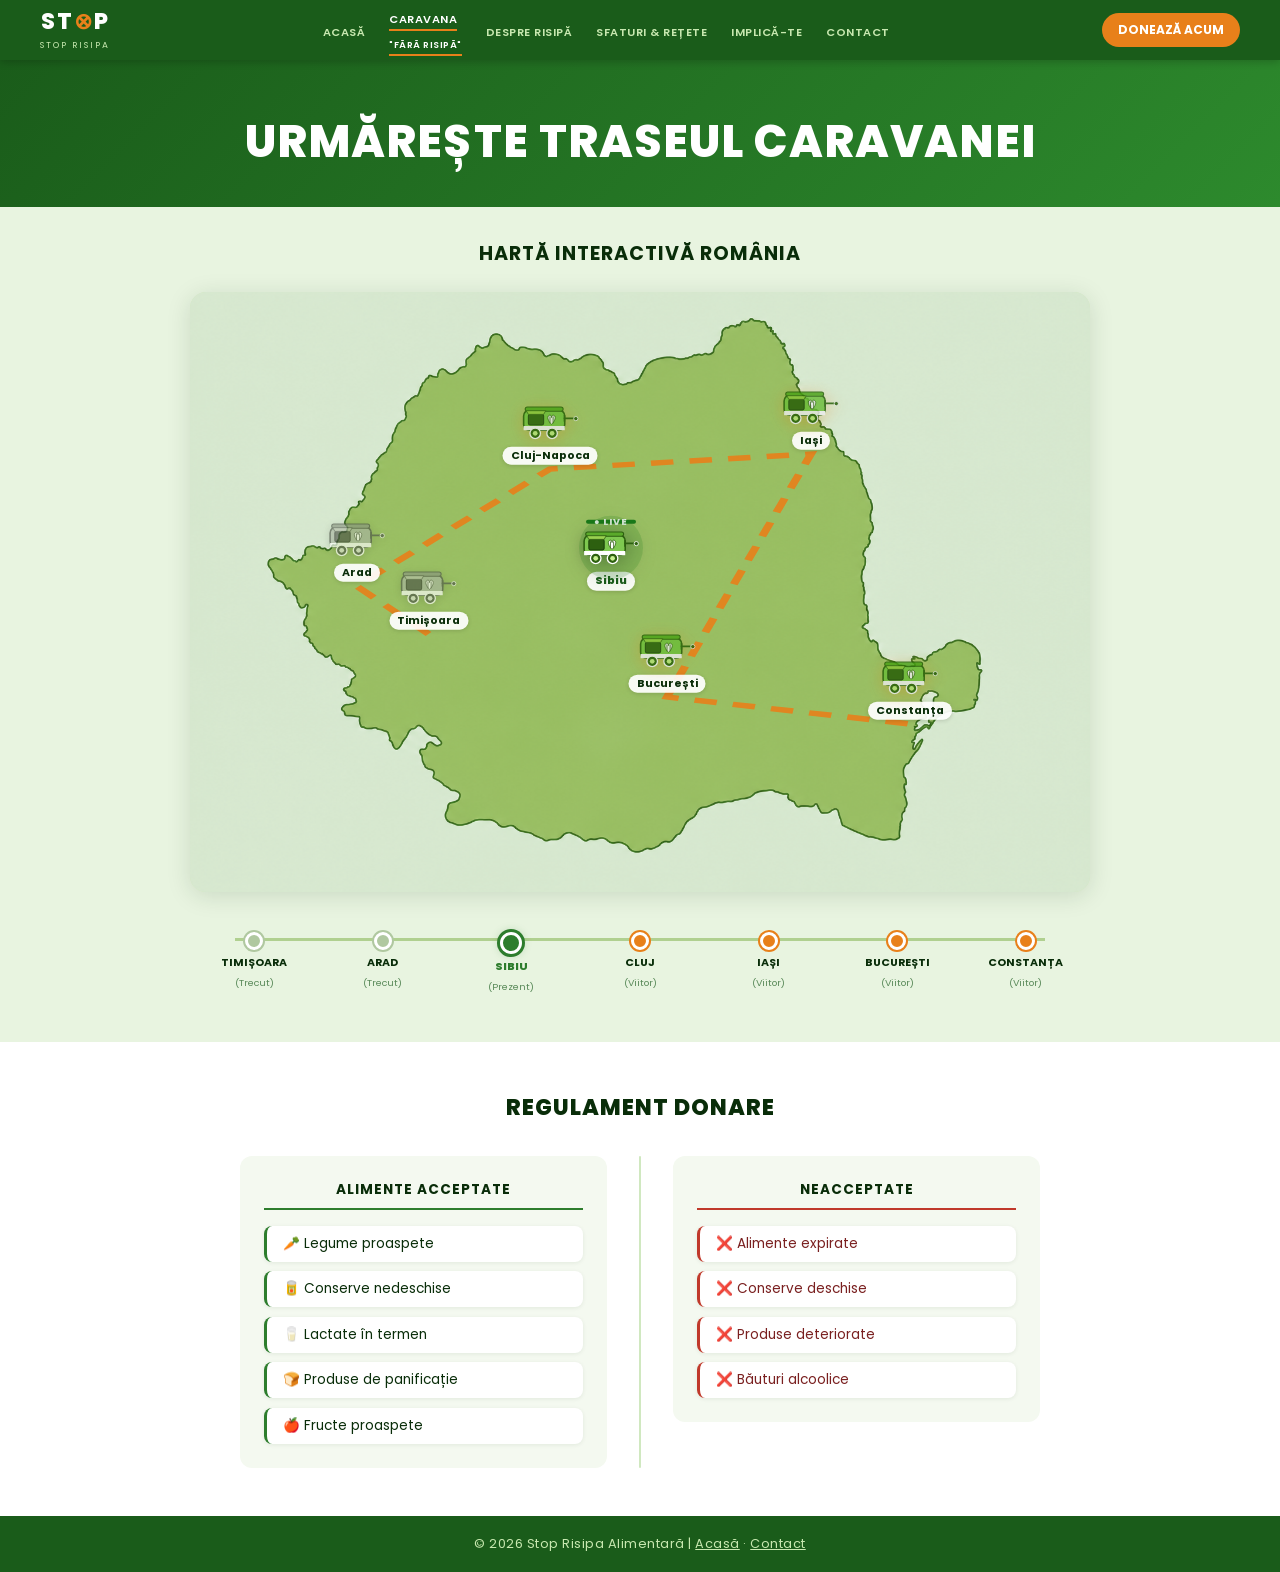
<file: index.html>
<!DOCTYPE html>
<html lang="ro">
<head>
  <meta charset="UTF-8">
  <meta name="viewport" content="width=device-width, initial-scale=1.0">
  <title>Stop Risipa Alimentară - Caravana</title>
  <link rel="stylesheet" href="style.css">
  <link href="https://fonts.googleapis.com/css2?family=Poppins:wght@400;600;700;800&display=swap" rel="stylesheet">
</head>
<body>

  <nav class="navbar">
    <div class="nav-container">
      <a href="acasa.html" class="logo" style="text-decoration:none;color:inherit;display:flex;align-items:center;gap:8px;">
        <span class="logo-stop">ST<span class="o-icon">⊗</span>P</span>
        <span class="logo-sub">STOP RISIPA</span>
      </a>
      <ul class="nav-links">
        <li><a href="acasa.html">ACASĂ</a></li>
        <li><a href="index.html" class="active">CARAVANA<br><small>"FĂRĂ RISIPĂ"</small></a></li>
        <li><a href="despre.html">DESPRE RISIPĂ</a></li>
        <li><a href="sfaturi.html">SFATURI &amp; REȚETE</a></li>
        <li><a href="implica-te.html">IMPLICĂ-TE</a></li>
        <li><a href="contact.html">CONTACT</a></li>
      </ul>
      <a href="contact.html" class="btn-donate">DONEAZĂ ACUM</a>
    </div>
  </nav>

  <section class="hero-caravana">
    <h1>URMĂREȘTE TRASEUL CARAVANEI</h1>
  </section>

  <section class="harta-section">
    <h2>HARTĂ INTERACTIVĂ ROMÂNIA</h2>
    <div class="harta-wrapper">
      <div class="harta-container">

        <img src="image.png" class="romania-img" alt="Harta Romania" id="romania-img" />

        <svg class="route-overlay" viewBox="0 0 100 100" preserveAspectRatio="none" xmlns="http://www.w3.org/2000/svg">
          <polyline points="26.5,57.0 18.5,49.0 40.0,29.5 69.0,27.0 53.0,67.5 80.0,72.0"
            fill="none" stroke="#e8801a" stroke-width="0.9"
            stroke-dasharray="2.5,1.8" opacity="0.9"/>
        </svg>

        <!-- TIMISOARA -->
        <div class="city-pin past" style="left:26.5%;top:57.0%;">
          <div class="caravan-wrap grayscale"><svg viewBox="0 0 110 72" xmlns="http://www.w3.org/2000/svg"><rect x="4" y="16" width="78" height="38" rx="11" fill="#7ec850" stroke="#2d6010" stroke-width="3"/><rect x="7" y="10" width="72" height="8" rx="4" fill="#5aaa2a" stroke="#2d6010" stroke-width="2"/><rect x="13" y="24" width="29" height="20" rx="3" fill="#2d6010" stroke="#1a400a" stroke-width="2"/><polygon points="13,24 42,24 46,17 9,17" fill="#9ad050" stroke="#2d6010" stroke-width="1.5"/><path d="M64,30 C64,25 57,23 57,30 C57,23 50,25 50,30 C50,37 57,43 57,43 C57,43 64,37 64,30Z" fill="white" stroke="#2d6010" stroke-width="1.5"/><line x1="54" y1="28" x2="54" y2="41" stroke="#2d6010" stroke-width="1.5"/><line x1="60" y1="28" x2="60" y2="41" stroke="#2d6010" stroke-width="1.5"/><rect x="4" y="46" width="78" height="8" fill="white"/><rect x="80" y="30" width="22" height="3" rx="1" fill="#2d6010"/><rect x="80" y="25" width="3" height="13" rx="1" fill="#2d6010"/><circle cx="103" cy="32" r="4" fill="#2d6010" stroke="white" stroke-width="1.5"/><circle cx="26" cy="60" r="10" fill="#2d6010" stroke="white" stroke-width="2.5"/><circle cx="26" cy="60" r="4.5" fill="#c8f090"/><circle cx="58" cy="60" r="10" fill="#2d6010" stroke="white" stroke-width="2.5"/><circle cx="58" cy="60" r="4.5" fill="#c8f090"/></svg></div>
          <span class="pin-label">Timișoara</span>
          <div class="pin-tooltip"><div class="tt-status past-color">✅ Stop finalizat</div><div class="tt-city">Timișoara</div><div class="tt-row">📅 <b>Data:</b> 1-5 Mai</div><div class="tt-row">🕙 <b>Ora:</b> 10:00–14:00</div><div class="tt-desc">Stop finalizat cu succes! 320 kg alimente donate.</div></div>
        </div>

        <!-- ARAD -->
        <div class="city-pin past" style="left:18.5%;top:49.0%;">
          <div class="caravan-wrap grayscale"><svg viewBox="0 0 110 72" xmlns="http://www.w3.org/2000/svg"><rect x="4" y="16" width="78" height="38" rx="11" fill="#7ec850" stroke="#2d6010" stroke-width="3"/><rect x="7" y="10" width="72" height="8" rx="4" fill="#5aaa2a" stroke="#2d6010" stroke-width="2"/><rect x="13" y="24" width="29" height="20" rx="3" fill="#2d6010" stroke="#1a400a" stroke-width="2"/><polygon points="13,24 42,24 46,17 9,17" fill="#9ad050" stroke="#2d6010" stroke-width="1.5"/><path d="M64,30 C64,25 57,23 57,30 C57,23 50,25 50,30 C50,37 57,43 57,43 C57,43 64,37 64,30Z" fill="white" stroke="#2d6010" stroke-width="1.5"/><line x1="54" y1="28" x2="54" y2="41" stroke="#2d6010" stroke-width="1.5"/><line x1="60" y1="28" x2="60" y2="41" stroke="#2d6010" stroke-width="1.5"/><rect x="4" y="46" width="78" height="8" fill="white"/><rect x="80" y="30" width="22" height="3" rx="1" fill="#2d6010"/><rect x="80" y="25" width="3" height="13" rx="1" fill="#2d6010"/><circle cx="103" cy="32" r="4" fill="#2d6010" stroke="white" stroke-width="1.5"/><circle cx="26" cy="60" r="10" fill="#2d6010" stroke="white" stroke-width="2.5"/><circle cx="26" cy="60" r="4.5" fill="#c8f090"/><circle cx="58" cy="60" r="10" fill="#2d6010" stroke="white" stroke-width="2.5"/><circle cx="58" cy="60" r="4.5" fill="#c8f090"/></svg></div>
          <span class="pin-label">Arad</span>
          <div class="pin-tooltip"><div class="tt-status past-color">✅ Stop finalizat</div><div class="tt-city">Arad</div><div class="tt-row">📅 <b>Data:</b> 6-10 Mai</div><div class="tt-row">🕙 <b>Ora:</b> 10:00–14:00</div><div class="tt-desc">Stop finalizat! 280 kg alimente donate.</div></div>
        </div>

        <!-- SIBIU LIVE -->
        <div class="city-pin current live-pin" style="left:46.8%;top:50.4%;">
          <div class="live-badge">● LIVE</div>
          <div class="caravan-wrap"><svg viewBox="0 0 110 72" xmlns="http://www.w3.org/2000/svg"><rect x="4" y="16" width="78" height="38" rx="11" fill="#7ec850" stroke="#2d6010" stroke-width="3"/><rect x="7" y="10" width="72" height="8" rx="4" fill="#5aaa2a" stroke="#2d6010" stroke-width="2"/><rect x="13" y="24" width="29" height="20" rx="3" fill="#2d6010" stroke="#1a400a" stroke-width="2"/><polygon points="13,24 42,24 46,17 9,17" fill="#9ad050" stroke="#2d6010" stroke-width="1.5"/><path d="M64,30 C64,25 57,23 57,30 C57,23 50,25 50,30 C50,37 57,43 57,43 C57,43 64,37 64,30Z" fill="white" stroke="#2d6010" stroke-width="1.5"/><line x1="54" y1="28" x2="54" y2="41" stroke="#2d6010" stroke-width="1.5"/><line x1="60" y1="28" x2="60" y2="41" stroke="#2d6010" stroke-width="1.5"/><rect x="4" y="46" width="78" height="8" fill="white"/><rect x="80" y="30" width="22" height="3" rx="1" fill="#2d6010"/><rect x="80" y="25" width="3" height="13" rx="1" fill="#2d6010"/><circle cx="103" cy="32" r="4" fill="#2d6010" stroke="white" stroke-width="1.5"/><circle cx="26" cy="60" r="10" fill="#2d6010" stroke="white" stroke-width="2.5"/><circle cx="26" cy="60" r="4.5" fill="#c8f090"/><circle cx="58" cy="60" r="10" fill="#2d6010" stroke="white" stroke-width="2.5"/><circle cx="58" cy="60" r="4.5" fill="#c8f090"/></svg></div>
          <span class="pin-label live-label">Sibiu</span>
          <div class="pin-tooltip"><div class="tt-status live-color">🟢 LIVE ACUM</div><div class="tt-city">Sibiu</div><div class="tt-row">📅 <b>Data:</b> 15 Mai</div><div class="tt-row">🕙 <b>Ora:</b> 10:00–14:00</div><div class="tt-desc">ACUM AICI! Piața Mare, Sibiu. Vino să donezi!</div></div>
        </div>

        <!-- CLUJ -->
        <div class="city-pin future" style="left:40.0%;top:29.5%;">
          <div class="caravan-wrap orange-tint"><svg viewBox="0 0 110 72" xmlns="http://www.w3.org/2000/svg"><rect x="4" y="16" width="78" height="38" rx="11" fill="#7ec850" stroke="#2d6010" stroke-width="3"/><rect x="7" y="10" width="72" height="8" rx="4" fill="#5aaa2a" stroke="#2d6010" stroke-width="2"/><rect x="13" y="24" width="29" height="20" rx="3" fill="#2d6010" stroke="#1a400a" stroke-width="2"/><polygon points="13,24 42,24 46,17 9,17" fill="#9ad050" stroke="#2d6010" stroke-width="1.5"/><path d="M64,30 C64,25 57,23 57,30 C57,23 50,25 50,30 C50,37 57,43 57,43 C57,43 64,37 64,30Z" fill="white" stroke="#2d6010" stroke-width="1.5"/><line x1="54" y1="28" x2="54" y2="41" stroke="#2d6010" stroke-width="1.5"/><line x1="60" y1="28" x2="60" y2="41" stroke="#2d6010" stroke-width="1.5"/><rect x="4" y="46" width="78" height="8" fill="white"/><rect x="80" y="30" width="22" height="3" rx="1" fill="#2d6010"/><rect x="80" y="25" width="3" height="13" rx="1" fill="#2d6010"/><circle cx="103" cy="32" r="4" fill="#2d6010" stroke="white" stroke-width="1.5"/><circle cx="26" cy="60" r="10" fill="#2d6010" stroke="white" stroke-width="2.5"/><circle cx="26" cy="60" r="4.5" fill="#c8f090"/><circle cx="58" cy="60" r="10" fill="#2d6010" stroke="white" stroke-width="2.5"/><circle cx="58" cy="60" r="4.5" fill="#c8f090"/></svg></div>
          <span class="pin-label">Cluj-Napoca</span>
          <div class="pin-tooltip"><div class="tt-status future-color">🟠 Stop viitor</div><div class="tt-city">Cluj-Napoca</div><div class="tt-row">📅 <b>Data:</b> 22 Mai</div><div class="tt-row">🕙 <b>Ora:</b> 10:00–15:00</div><div class="tt-desc">Următorul stop! Ne vedem în Cluj-Napoca.</div></div>
        </div>

        <!-- IASI -->
        <div class="city-pin future" style="left:69.0%;top:27.0%;">
          <div class="caravan-wrap orange-tint"><svg viewBox="0 0 110 72" xmlns="http://www.w3.org/2000/svg"><rect x="4" y="16" width="78" height="38" rx="11" fill="#7ec850" stroke="#2d6010" stroke-width="3"/><rect x="7" y="10" width="72" height="8" rx="4" fill="#5aaa2a" stroke="#2d6010" stroke-width="2"/><rect x="13" y="24" width="29" height="20" rx="3" fill="#2d6010" stroke="#1a400a" stroke-width="2"/><polygon points="13,24 42,24 46,17 9,17" fill="#9ad050" stroke="#2d6010" stroke-width="1.5"/><path d="M64,30 C64,25 57,23 57,30 C57,23 50,25 50,30 C50,37 57,43 57,43 C57,43 64,37 64,30Z" fill="white" stroke="#2d6010" stroke-width="1.5"/><line x1="54" y1="28" x2="54" y2="41" stroke="#2d6010" stroke-width="1.5"/><line x1="60" y1="28" x2="60" y2="41" stroke="#2d6010" stroke-width="1.5"/><rect x="4" y="46" width="78" height="8" fill="white"/><rect x="80" y="30" width="22" height="3" rx="1" fill="#2d6010"/><rect x="80" y="25" width="3" height="13" rx="1" fill="#2d6010"/><circle cx="103" cy="32" r="4" fill="#2d6010" stroke="white" stroke-width="1.5"/><circle cx="26" cy="60" r="10" fill="#2d6010" stroke="white" stroke-width="2.5"/><circle cx="26" cy="60" r="4.5" fill="#c8f090"/><circle cx="58" cy="60" r="10" fill="#2d6010" stroke="white" stroke-width="2.5"/><circle cx="58" cy="60" r="4.5" fill="#c8f090"/></svg></div>
          <span class="pin-label">Iași</span>
          <div class="pin-tooltip tooltip-left"><div class="tt-status future-color">🟠 Stop viitor</div><div class="tt-city">Iași</div><div class="tt-row">📅 <b>Data:</b> 29 Mai</div><div class="tt-row">🕙 <b>Ora:</b> 10:00–15:00</div><div class="tt-desc">Stop planificat în Iași. Bucuros să te vedem!</div></div>
        </div>

        <!-- BUCURESTI -->
        <div class="city-pin future" style="left:53.0%;top:67.5%;">
          <div class="caravan-wrap orange-tint"><svg viewBox="0 0 110 72" xmlns="http://www.w3.org/2000/svg"><rect x="4" y="16" width="78" height="38" rx="11" fill="#7ec850" stroke="#2d6010" stroke-width="3"/><rect x="7" y="10" width="72" height="8" rx="4" fill="#5aaa2a" stroke="#2d6010" stroke-width="2"/><rect x="13" y="24" width="29" height="20" rx="3" fill="#2d6010" stroke="#1a400a" stroke-width="2"/><polygon points="13,24 42,24 46,17 9,17" fill="#9ad050" stroke="#2d6010" stroke-width="1.5"/><path d="M64,30 C64,25 57,23 57,30 C57,23 50,25 50,30 C50,37 57,43 57,43 C57,43 64,37 64,30Z" fill="white" stroke="#2d6010" stroke-width="1.5"/><line x1="54" y1="28" x2="54" y2="41" stroke="#2d6010" stroke-width="1.5"/><line x1="60" y1="28" x2="60" y2="41" stroke="#2d6010" stroke-width="1.5"/><rect x="4" y="46" width="78" height="8" fill="white"/><rect x="80" y="30" width="22" height="3" rx="1" fill="#2d6010"/><rect x="80" y="25" width="3" height="13" rx="1" fill="#2d6010"/><circle cx="103" cy="32" r="4" fill="#2d6010" stroke="white" stroke-width="1.5"/><circle cx="26" cy="60" r="10" fill="#2d6010" stroke="white" stroke-width="2.5"/><circle cx="26" cy="60" r="4.5" fill="#c8f090"/><circle cx="58" cy="60" r="10" fill="#2d6010" stroke="white" stroke-width="2.5"/><circle cx="58" cy="60" r="4.5" fill="#c8f090"/></svg></div>
          <span class="pin-label">București</span>
          <div class="pin-tooltip tooltip-up"><div class="tt-status future-color">🟠 Stop viitor</div><div class="tt-city">București</div><div class="tt-row">📅 <b>Data:</b> 5 Iunie</div><div class="tt-row">🕙 <b>Ora:</b> 09:00–16:00</div><div class="tt-desc">Stop special în Capitală! Eveniment mare planificat.</div></div>
        </div>

        <!-- CONSTANTA -->
        <div class="city-pin future" style="left:80.0%;top:72.0%;">
          <div class="caravan-wrap orange-tint"><svg viewBox="0 0 110 72" xmlns="http://www.w3.org/2000/svg"><rect x="4" y="16" width="78" height="38" rx="11" fill="#7ec850" stroke="#2d6010" stroke-width="3"/><rect x="7" y="10" width="72" height="8" rx="4" fill="#5aaa2a" stroke="#2d6010" stroke-width="2"/><rect x="13" y="24" width="29" height="20" rx="3" fill="#2d6010" stroke="#1a400a" stroke-width="2"/><polygon points="13,24 42,24 46,17 9,17" fill="#9ad050" stroke="#2d6010" stroke-width="1.5"/><path d="M64,30 C64,25 57,23 57,30 C57,23 50,25 50,30 C50,37 57,43 57,43 C57,43 64,37 64,30Z" fill="white" stroke="#2d6010" stroke-width="1.5"/><line x1="54" y1="28" x2="54" y2="41" stroke="#2d6010" stroke-width="1.5"/><line x1="60" y1="28" x2="60" y2="41" stroke="#2d6010" stroke-width="1.5"/><rect x="4" y="46" width="78" height="8" fill="white"/><rect x="80" y="30" width="22" height="3" rx="1" fill="#2d6010"/><rect x="80" y="25" width="3" height="13" rx="1" fill="#2d6010"/><circle cx="103" cy="32" r="4" fill="#2d6010" stroke="white" stroke-width="1.5"/><circle cx="26" cy="60" r="10" fill="#2d6010" stroke="white" stroke-width="2.5"/><circle cx="26" cy="60" r="4.5" fill="#c8f090"/><circle cx="58" cy="60" r="10" fill="#2d6010" stroke="white" stroke-width="2.5"/><circle cx="58" cy="60" r="4.5" fill="#c8f090"/></svg></div>
          <span class="pin-label">Constanța</span>
          <div class="pin-tooltip tooltip-left"><div class="tt-status future-color">🟠 Stop viitor</div><div class="tt-city">Constanța</div><div class="tt-row">📅 <b>Data:</b> 12 Iunie</div><div class="tt-row">🕙 <b>Ora:</b> 10:00–15:00</div><div class="tt-desc">Stop final pe malul mării! Ne vedem în Constanța.</div></div>
        </div>

      </div>

      <div class="timeline">
        <div class="timeline-line"></div>
        <div class="stop past"><div class="stop-dot"></div><span class="stop-name">TIMIȘOARA</span><span class="stop-status">(Trecut)</span></div>
        <div class="stop past"><div class="stop-dot"></div><span class="stop-name">ARAD</span><span class="stop-status">(Trecut)</span></div>
        <div class="stop current"><div class="stop-dot active"></div><span class="stop-name">SIBIU</span><span class="stop-status">(Prezent)</span></div>
        <div class="stop future"><div class="stop-dot next"></div><span class="stop-name">CLUJ</span><span class="stop-status">(Viitor)</span></div>
        <div class="stop future"><div class="stop-dot next"></div><span class="stop-name">IAȘI</span><span class="stop-status">(Viitor)</span></div>
        <div class="stop future"><div class="stop-dot next"></div><span class="stop-name">BUCUREȘTI</span><span class="stop-status">(Viitor)</span></div>
        <div class="stop future"><div class="stop-dot next"></div><span class="stop-name">CONSTANȚA</span><span class="stop-status">(Viitor)</span></div>
      </div>
    </div>
  </section>

  <section class="regulament">
    <h2>REGULAMENT DONARE</h2>
    <div class="regulament-grid">
      <div class="reg-col accepted">
        <h3>ALIMENTE ACCEPTATE</h3>
        <div class="food-icons">
          <div class="food-item">🥕 Legume proaspete</div>
          <div class="food-item">🥫 Conserve nedeschise</div>
          <div class="food-item">🥛 Lactate în termen</div>
          <div class="food-item">🍞 Produse de panificație</div>
          <div class="food-item">🍎 Fructe proaspete</div>
        </div>
      </div>
      <div class="reg-divider"></div>
      <div class="reg-col rejected">
        <h3>NEACCEPTATE</h3>
        <div class="food-icons">
          <div class="food-item rejected-item">❌ Alimente expirate</div>
          <div class="food-item rejected-item">❌ Conserve deschise</div>
          <div class="food-item rejected-item">❌ Produse deteriorate</div>
          <div class="food-item rejected-item">❌ Băuturi alcoolice</div>
        </div>
      </div>
    </div>
  </section>

  <footer class="footer">
    <p>© 2026 Stop Risipa Alimentară | <a href="acasa.html" style="color:inherit;">Acasă</a> · <a href="contact.html" style="color:inherit;">Contact</a></p>
  </footer>

</body>
</html>
</file>
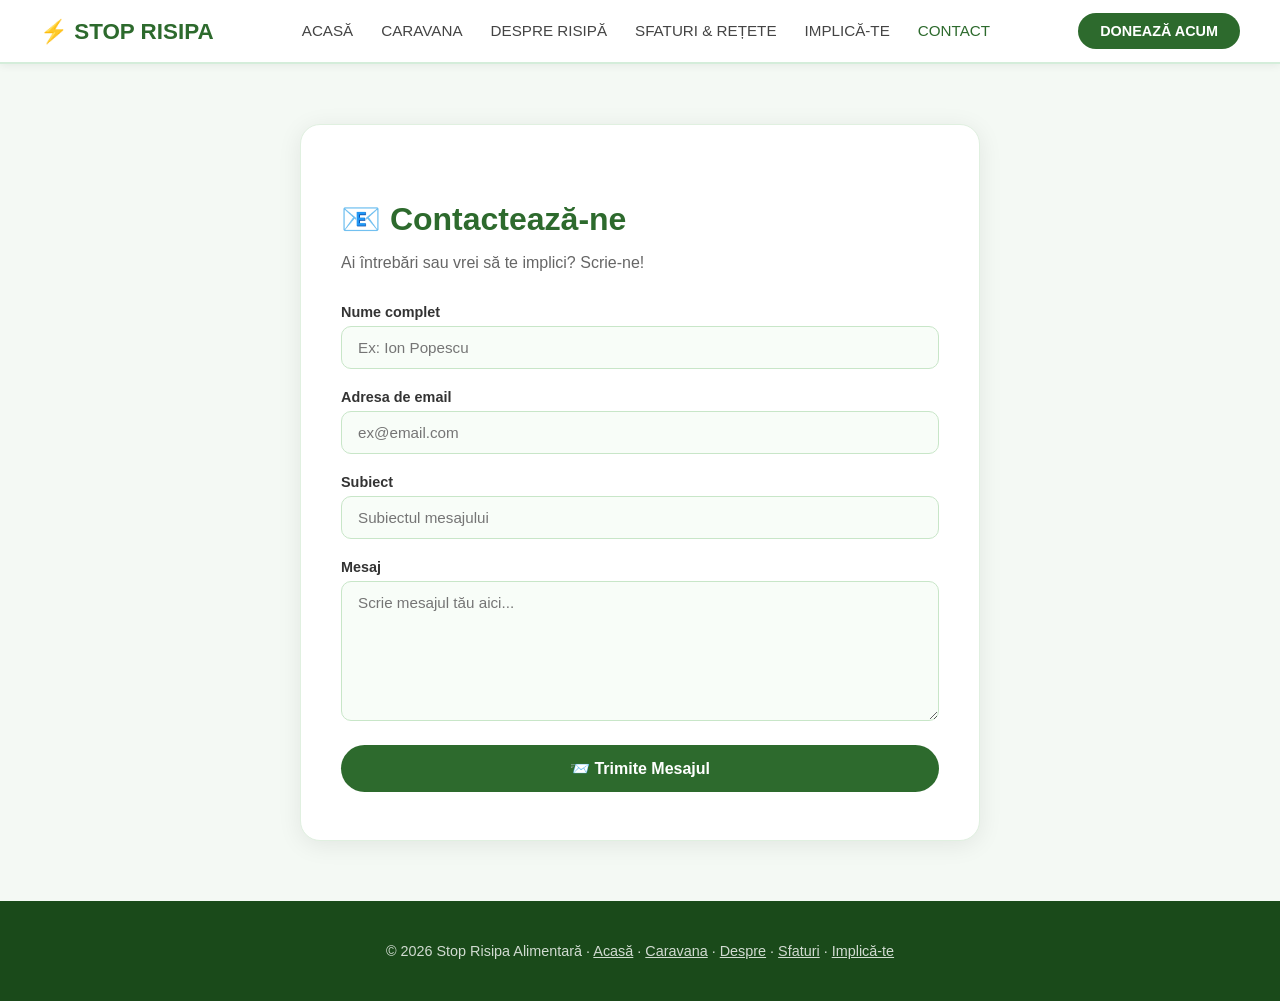
<file: contact.html>
<!DOCTYPE html>
<html lang="ro">
  <head>
    <meta charset="UTF-8">
    <meta name="viewport" content="width=device-width, initial-scale=1.0">
    <title>Contact - Stop Risipa</title>
    <style>
      *, *::before, *::after { box-sizing: border-box; }
      html, body { margin:0; padding:0; font-family:'Segoe UI',Arial,sans-serif; background-color:#f4f9f4; color:#1a1a1a; }
      .navbar { width:100%; background-color:#ffffff; border-bottom:2px solid #d4edda; padding:0 40px; display:flex; align-items:center; justify-content:space-between; height:64px; position:sticky; top:0; z-index:100; box-shadow:0 2px 8px rgba(0,0,0,0.06); }
      .logo { font-size:1.4rem; font-weight:800; color:#2d6a2d; text-decoration:none; }
      .nav-links { list-style:none; display:flex; gap:28px; margin:0; padding:0; }
      .nav-links a { text-decoration:none; color:#444; font-size:0.95rem; font-weight:500; transition:color 0.2s; }
      .nav-links a:hover, .nav-links a.active { color:#2d6a2d; }
      .btn-donate { background:#2d6a2d; color:#fff; padding:10px 22px; border-radius:25px; text-decoration:none; font-weight:700; font-size:0.9rem; }
      .contact-section { max-width:680px; margin:60px auto; background:#fff; border-radius:20px; padding:48px 40px; box-shadow:0 4px 24px rgba(0,0,0,0.08); border:1px solid #e0f0e0; }
      .contact-section h1 { font-size:2rem; color:#2d6a2d; margin-bottom:8px; }
      .contact-section p { color:#666; margin-bottom:32px; }
      .form-group { margin-bottom:20px; }
      .form-group label { display:block; font-weight:600; color:#333; margin-bottom:6px; font-size:0.9rem; }
      .form-group input, .form-group textarea { width:100%; padding:12px 16px; border:1.5px solid #c8e6c8; border-radius:10px; font-size:0.95rem; font-family:inherit; background:#f8fdf8; transition:border-color 0.2s; outline:none; }
      .form-group input:focus, .form-group textarea:focus { border-color:#2d6a2d; background:#fff; }
      .form-group textarea { resize:vertical; min-height:140px; }
      .btn-submit { width:100%; background:#2d6a2d; color:#fff; border:none; padding:14px; border-radius:25px; font-size:1rem; font-weight:700; cursor:pointer; transition:background 0.2s; }
      .btn-submit:hover { background:#1e4d1e; }
      .footer { background:#1a4a1a; color:rgba(255,255,255,0.8); text-align:center; padding:28px 40px; font-size:0.9rem; margin-top:60px; }
      .footer a { color:inherit; }
    </style>
  </head>
  <body>
    <nav class="navbar">
      <a href="acasa.html" class="logo">⚡ STOP RISIPA</a>
      <ul class="nav-links">
        <li><a href="acasa.html">ACASĂ</a></li>
        <li><a href="index.html">CARAVANA</a></li>
        <li><a href="despre.html">DESPRE RISIPĂ</a></li>
        <li><a href="sfaturi.html">SFATURI &amp; REȚETE</a></li>
        <li><a href="implica-te.html">IMPLICĂ-TE</a></li>
        <li><a href="contact.html" class="active">CONTACT</a></li>
      </ul>
      <a href="contact.html" class="btn-donate">DONEAZĂ ACUM</a>
    </nav>

    <section class="contact-section">
      <h1>📧 Contactează-ne</h1>
      <p>Ai întrebări sau vrei să te implici? Scrie-ne!</p>
      <form>
        <div class="form-group"><label>Nume complet</label><input type="text" placeholder="Ex: Ion Popescu" /></div>
        <div class="form-group"><label>Adresa de email</label><input type="email" placeholder="ex@email.com" /></div>
        <div class="form-group"><label>Subiect</label><input type="text" placeholder="Subiectul mesajului" /></div>
        <div class="form-group"><label>Mesaj</label><textarea placeholder="Scrie mesajul tău aici..."></textarea></div>
        <button type="submit" class="btn-submit">📨 Trimite Mesajul</button>
      </form>
    </section>

    <footer class="footer">
      <p>© 2026 Stop Risipa Alimentară · <a href="acasa.html">Acasă</a> · <a href="index.html">Caravana</a> · <a href="despre.html">Despre</a> · <a href="sfaturi.html">Sfaturi</a> · <a href="implica-te.html">Implică-te</a></p>
    </footer>
  </body>
</html>
</file>
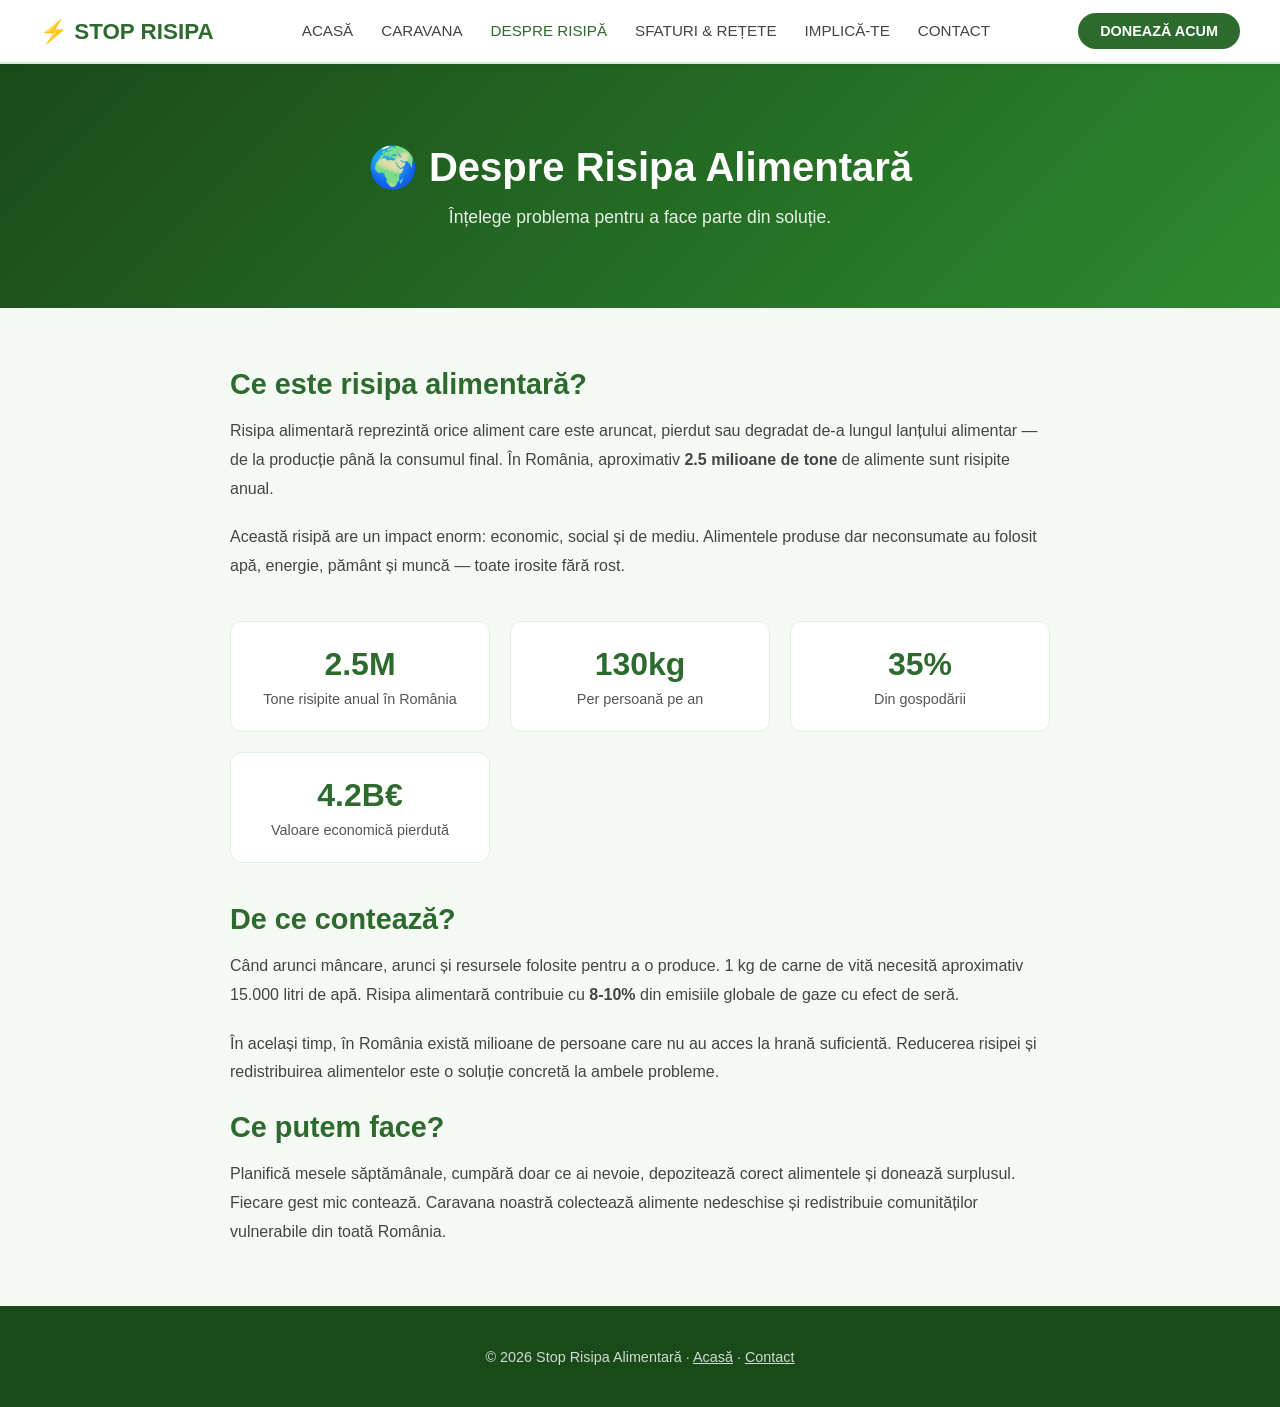
<file: despre.html>
<!DOCTYPE html>
<html lang="ro">
<head>
  <meta charset="UTF-8">
  <meta name="viewport" content="width=device-width, initial-scale=1.0">
  <title>Despre Risipă - Stop Risipa</title>
  <link href="https://fonts.googleapis.com/css2?family=Poppins:wght@400;600;700;800&display=swap" rel="stylesheet">
  <style>
    *, *::before, *::after { box-sizing: border-box; }
    html, body { margin: 0; padding: 0; font-family: 'Segoe UI', Arial, sans-serif; background: #f4f9f4; color: #1a1a1a; }
    .navbar { width:100%; background:#fff; border-bottom:2px solid #d4edda; padding:0 40px; display:flex; align-items:center; justify-content:space-between; height:64px; position:sticky; top:0; z-index:100; box-shadow:0 2px 8px rgba(0,0,0,0.06); }
    .logo { font-size:1.4rem; font-weight:800; color:#2d6a2d; text-decoration:none; }
    .nav-links { list-style:none; display:flex; gap:28px; margin:0; padding:0; }
    .nav-links a { text-decoration:none; color:#444; font-size:0.95rem; font-weight:500; }
    .nav-links a:hover, .nav-links a.active { color:#2d6a2d; }
    .btn-donate { background:#2d6a2d; color:#fff; padding:10px 22px; border-radius:25px; text-decoration:none; font-weight:700; font-size:0.9rem; }
    .page-hero { background:linear-gradient(135deg,#1a4a1a,#2d8a2d); color:#fff; padding:80px 40px; text-align:center; }
    .page-hero h1 { font-size:2.5rem; font-weight:900; margin:0 0 16px; }
    .page-hero p { font-size:1.1rem; opacity:0.9; max-width:600px; margin:0 auto; }
    .content-section { max-width:900px; margin:60px auto; padding:0 40px; }
    .content-section h2 { color:#2d6a2d; font-size:1.8rem; margin-bottom:16px; }
    .content-section p { line-height:1.8; color:#444; margin-bottom:20px; }
    .facts-grid { display:grid; grid-template-columns:repeat(auto-fit,minmax(200px,1fr)); gap:20px; margin:40px 0; }
    .fact-card { background:#fff; border-radius:12px; padding:24px; border:1px solid #e0f0e0; text-align:center; }
    .fact-number { font-size:2rem; font-weight:900; color:#2d6a2d; }
    .fact-label { color:#555; font-size:0.9rem; margin-top:8px; }
    .footer { background:#1a4a1a; color:rgba(255,255,255,0.8); text-align:center; padding:28px 40px; font-size:0.9rem; }
    .footer a { color:inherit; }
  </style>
</head>
<body>
  <nav class="navbar">
    <a href="acasa.html" class="logo">⚡ STOP RISIPA</a>
    <ul class="nav-links">
      <li><a href="acasa.html">ACASĂ</a></li>
      <li><a href="index.html">CARAVANA</a></li>
      <li><a href="despre.html" class="active">DESPRE RISIPĂ</a></li>
      <li><a href="sfaturi.html">SFATURI &amp; REȚETE</a></li>
      <li><a href="implica-te.html">IMPLICĂ-TE</a></li>
      <li><a href="contact.html">CONTACT</a></li>
    </ul>
    <a href="contact.html" class="btn-donate">DONEAZĂ ACUM</a>
  </nav>

  <section class="page-hero">
    <h1>🌍 Despre Risipa Alimentară</h1>
    <p>Înțelege problema pentru a face parte din soluție.</p>
  </section>

  <div class="content-section">
    <h2>Ce este risipa alimentară?</h2>
    <p>Risipa alimentară reprezintă orice aliment care este aruncat, pierdut sau degradat de-a lungul lanțului alimentar — de la producție până la consumul final. În România, aproximativ <strong>2.5 milioane de tone</strong> de alimente sunt risipite anual.</p>
    <p>Această risipă are un impact enorm: economic, social și de mediu. Alimentele produse dar neconsumate au folosit apă, energie, pământ și muncă — toate irosite fără rost.</p>

    <div class="facts-grid">
      <div class="fact-card"><div class="fact-number">2.5M</div><div class="fact-label">Tone risipite anual în România</div></div>
      <div class="fact-card"><div class="fact-number">130kg</div><div class="fact-label">Per persoană pe an</div></div>
      <div class="fact-card"><div class="fact-number">35%</div><div class="fact-label">Din gospodării</div></div>
      <div class="fact-card"><div class="fact-number">4.2B€</div><div class="fact-label">Valoare economică pierdută</div></div>
    </div>

    <h2>De ce contează?</h2>
    <p>Când arunci mâncare, arunci și resursele folosite pentru a o produce. 1 kg de carne de vită necesită aproximativ 15.000 litri de apă. Risipa alimentară contribuie cu <strong>8-10%</strong> din emisiile globale de gaze cu efect de seră.</p>
    <p>În același timp, în România există milioane de persoane care nu au acces la hrană suficientă. Reducerea risipei și redistribuirea alimentelor este o soluție concretă la ambele probleme.</p>

    <h2>Ce putem face?</h2>
    <p>Planifică mesele săptămânale, cumpără doar ce ai nevoie, depozitează corect alimentele și donează surplusul. Fiecare gest mic contează. Caravana noastră colectează alimente nedeschise și redistribuie comunităților vulnerabile din toată România.</p>
  </div>

  <footer class="footer">
    <p>© 2026 Stop Risipa Alimentară · <a href="acasa.html">Acasă</a> · <a href="contact.html">Contact</a></p>
  </footer>
</body>
</html>
</file>
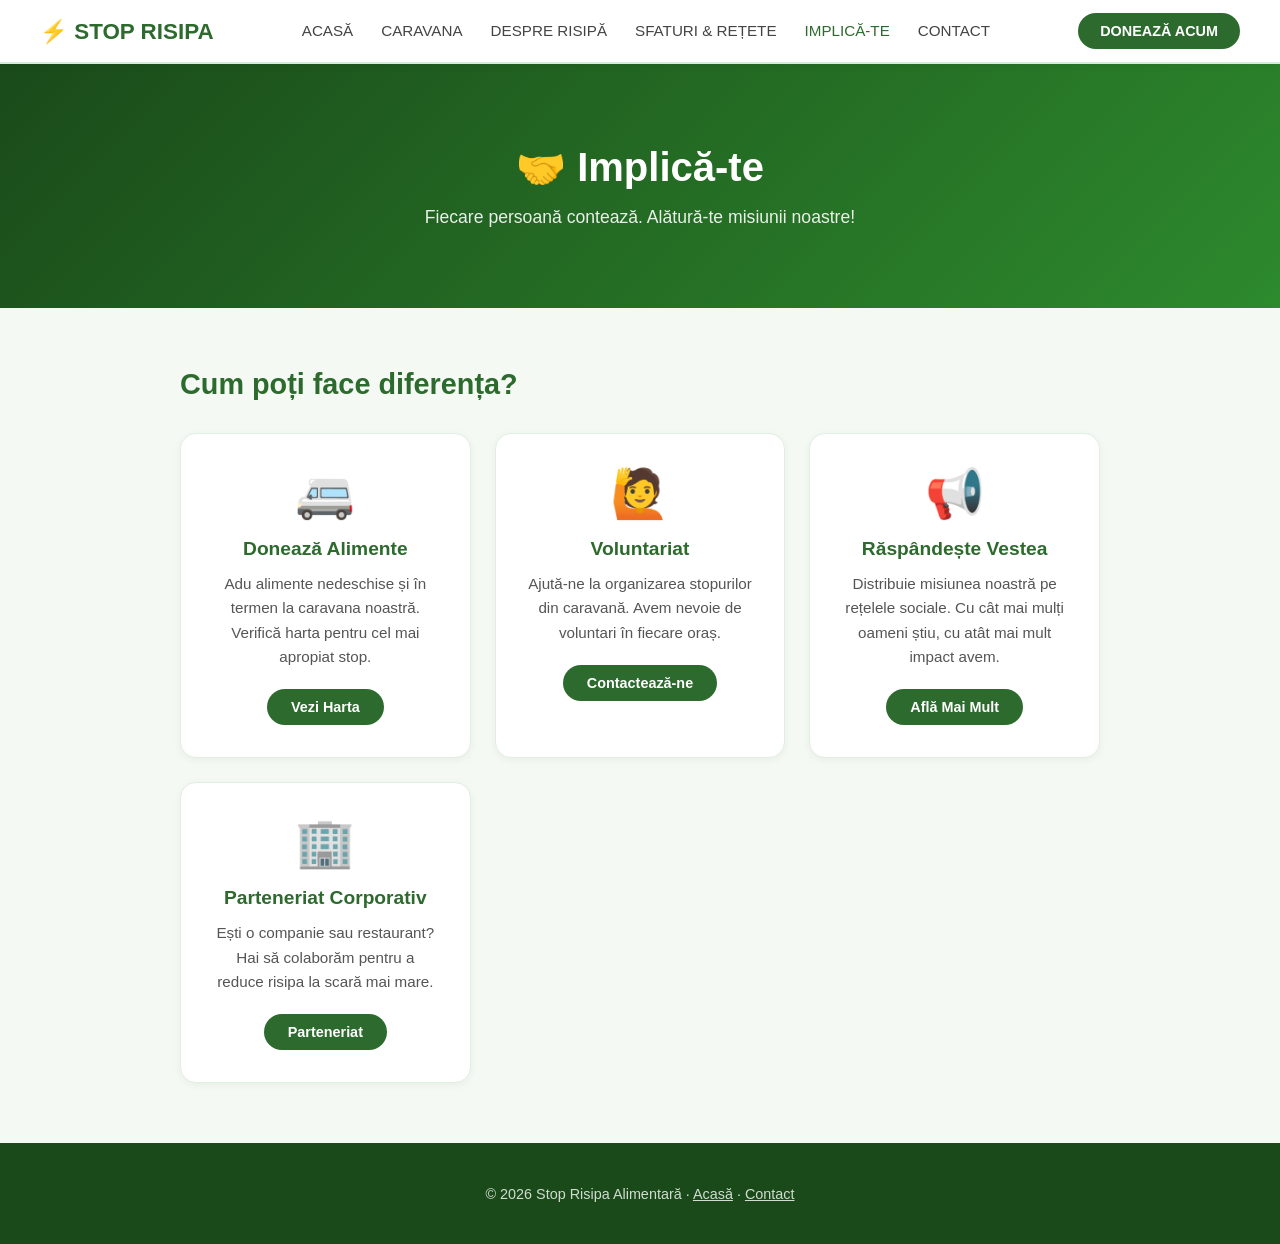
<file: implica-te.html>
<!DOCTYPE html>
<html lang="ro">
<head>
  <meta charset="UTF-8">
  <meta name="viewport" content="width=device-width, initial-scale=1.0">
  <title>Implică-te - Stop Risipa</title>
  <link href="https://fonts.googleapis.com/css2?family=Poppins:wght@400;600;700;800&display=swap" rel="stylesheet">
  <style>
    *, *::before, *::after { box-sizing: border-box; }
    html, body { margin: 0; padding: 0; font-family: 'Segoe UI', Arial, sans-serif; background: #f4f9f4; color: #1a1a1a; }
    .navbar { width:100%; background:#fff; border-bottom:2px solid #d4edda; padding:0 40px; display:flex; align-items:center; justify-content:space-between; height:64px; position:sticky; top:0; z-index:100; box-shadow:0 2px 8px rgba(0,0,0,0.06); }
    .logo { font-size:1.4rem; font-weight:800; color:#2d6a2d; text-decoration:none; }
    .nav-links { list-style:none; display:flex; gap:28px; margin:0; padding:0; }
    .nav-links a { text-decoration:none; color:#444; font-size:0.95rem; font-weight:500; }
    .nav-links a:hover, .nav-links a.active { color:#2d6a2d; }
    .btn-donate { background:#2d6a2d; color:#fff; padding:10px 22px; border-radius:25px; text-decoration:none; font-weight:700; font-size:0.9rem; }
    .page-hero { background:linear-gradient(135deg,#1a4a1a,#2d8a2d); color:#fff; padding:80px 40px; text-align:center; }
    .page-hero h1 { font-size:2.5rem; font-weight:900; margin:0 0 16px; }
    .page-hero p { font-size:1.1rem; opacity:0.9; max-width:600px; margin:0 auto; }
    .ways-section { max-width:1000px; margin:60px auto; padding:0 40px; }
    .ways-section h2 { color:#2d6a2d; font-size:1.8rem; margin-bottom:32px; }
    .ways-grid { display:grid; grid-template-columns:repeat(auto-fit,minmax(280px,1fr)); gap:24px; }
    .way-card { background:#fff; border-radius:16px; padding:32px; border:1px solid #e0f0e0; text-align:center; box-shadow:0 2px 8px rgba(0,0,0,0.05); }
    .way-icon { font-size:3rem; margin-bottom:16px; }
    .way-card h3 { color:#2d6a2d; margin:0 0 12px; font-size:1.2rem; }
    .way-card p { color:#555; line-height:1.6; font-size:0.95rem; margin:0 0 20px; }
    .way-btn { display:inline-block; background:#2d6a2d; color:#fff; padding:10px 24px; border-radius:20px; text-decoration:none; font-weight:600; font-size:0.9rem; }
    .way-btn:hover { background:#1e4d1e; }
    .footer { background:#1a4a1a; color:rgba(255,255,255,0.8); text-align:center; padding:28px 40px; font-size:0.9rem; margin-top:60px; }
    .footer a { color:inherit; }
  </style>
</head>
<body>
  <nav class="navbar">
    <a href="acasa.html" class="logo">⚡ STOP RISIPA</a>
    <ul class="nav-links">
      <li><a href="acasa.html">ACASĂ</a></li>
      <li><a href="index.html">CARAVANA</a></li>
      <li><a href="despre.html">DESPRE RISIPĂ</a></li>
      <li><a href="sfaturi.html">SFATURI &amp; REȚETE</a></li>
      <li><a href="implica-te.html" class="active">IMPLICĂ-TE</a></li>
      <li><a href="contact.html">CONTACT</a></li>
    </ul>
    <a href="contact.html" class="btn-donate">DONEAZĂ ACUM</a>
  </nav>

  <section class="page-hero">
    <h1>🤝 Implică-te</h1>
    <p>Fiecare persoană contează. Alătură-te misiunii noastre!</p>
  </section>

  <div class="ways-section">
    <h2>Cum poți face diferența?</h2>
    <div class="ways-grid">
      <div class="way-card">
        <div class="way-icon">🚐</div>
        <h3>Donează Alimente</h3>
        <p>Adu alimente nedeschise și în termen la caravana noastră. Verifică harta pentru cel mai apropiat stop.</p>
        <a href="index.html" class="way-btn">Vezi Harta</a>
      </div>
      <div class="way-card">
        <div class="way-icon">🙋</div>
        <h3>Voluntariat</h3>
        <p>Ajută-ne la organizarea stopurilor din caravană. Avem nevoie de voluntari în fiecare oraș.</p>
        <a href="contact.html" class="way-btn">Contactează-ne</a>
      </div>
      <div class="way-card">
        <div class="way-icon">📢</div>
        <h3>Răspândește Vestea</h3>
        <p>Distribuie misiunea noastră pe rețelele sociale. Cu cât mai mulți oameni știu, cu atât mai mult impact avem.</p>
        <a href="contact.html" class="way-btn">Află Mai Mult</a>
      </div>
      <div class="way-card">
        <div class="way-icon">🏢</div>
        <h3>Parteneriat Corporativ</h3>
        <p>Ești o companie sau restaurant? Hai să colaborăm pentru a reduce risipa la scară mai mare.</p>
        <a href="contact.html" class="way-btn">Parteneriat</a>
      </div>
    </div>
  </div>

  <footer class="footer">
    <p>© 2026 Stop Risipa Alimentară · <a href="acasa.html">Acasă</a> · <a href="contact.html">Contact</a></p>
  </footer>
</body>
</html>
</file>
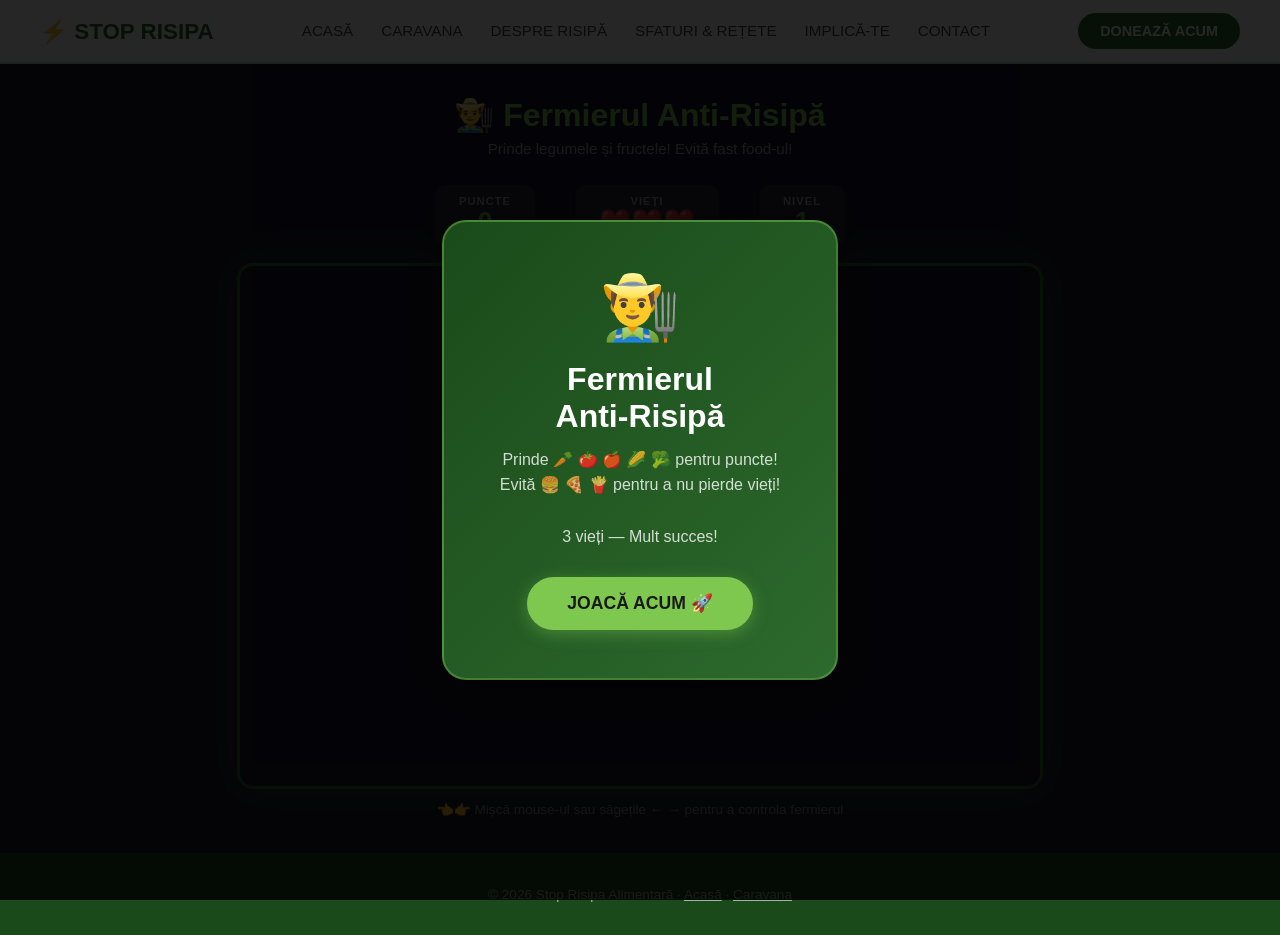
<file: joc.html>
<!DOCTYPE html>
<html lang="ro">
<head>
  <meta charset="UTF-8">
  <meta name="viewport" content="width=device-width, initial-scale=1.0">
  <title>Joc Fermier - Stop Risipa</title>
  <style>
    *, *::before, *::after { box-sizing: border-box; }
    html, body { margin:0; padding:0; font-family:'Segoe UI',Arial,sans-serif; background:#1a1a2e; color:#fff; overflow-x:hidden; }

    .navbar { width:100%; background:#fff; border-bottom:2px solid #d4edda; padding:0 40px; display:flex; align-items:center; justify-content:space-between; height:64px; position:sticky; top:0; z-index:100; box-shadow:0 2px 8px rgba(0,0,0,0.06); }
    .logo { font-size:1.4rem; font-weight:800; color:#2d6a2d; text-decoration:none; }
    .nav-links { list-style:none; display:flex; gap:28px; margin:0; padding:0; }
    .nav-links a { text-decoration:none; color:#444; font-size:0.95rem; font-weight:500; transition:color 0.2s; }
    .nav-links a:hover, .nav-links a.active { color:#2d6a2d; }
    .btn-donate { background:#2d6a2d; color:#fff; padding:10px 22px; border-radius:25px; text-decoration:none; font-weight:700; font-size:0.9rem; }

    /* GAME WRAPPER */
    .game-header { text-align:center; padding:32px 20px 12px; }
    .game-header h1 { font-size:2rem; font-weight:900; color:#7ec850; margin:0 0 6px; }
    .game-header p { color:#aaa; font-size:0.95rem; margin:0; }

    .hud { display:flex; justify-content:center; gap:40px; padding:16px; font-size:1.1rem; font-weight:700; }
    .hud-item { background:rgba(255,255,255,0.08); padding:10px 24px; border-radius:12px; text-align:center; }
    .hud-label { font-size:0.7rem; color:#aaa; text-transform:uppercase; letter-spacing:1px; }
    .hud-val { font-size:1.6rem; color:#7ec850; }
    .hud-val.red { color:#ff4444; }

    #gameCanvas {
      display:block;
      margin:0 auto;
      border-radius:16px;
      border:3px solid #2d6a2d;
      box-shadow:0 0 40px rgba(126,200,80,0.2);
      cursor:none;
    }

    .game-controls { text-align:center; padding:12px; color:#888; font-size:0.85rem; }

    /* OVERLAY */
    #overlay {
      position:fixed; top:0; left:0; width:100%; height:100%;
      background:rgba(0,0,0,0.85);
      display:flex; align-items:center; justify-content:center;
      z-index:200;
    }
    .overlay-box {
      background:linear-gradient(135deg,#1a4a1a,#2d6a2d);
      border-radius:24px;
      padding:48px 56px;
      text-align:center;
      max-width:420px;
      box-shadow:0 8px 40px rgba(0,0,0,0.5);
      border:2px solid rgba(126,200,80,0.4);
    }
    .overlay-box .emoji { font-size:4rem; margin-bottom:16px; }
    .overlay-box h2 { font-size:2rem; font-weight:900; margin:0 0 12px; color:#fff; }
    .overlay-box p { color:rgba(255,255,255,0.8); margin:0 0 28px; line-height:1.6; }
    .btn-start {
      background:#7ec850; color:#1a1a1a;
      border:none; padding:16px 40px;
      border-radius:30px; font-size:1.1rem;
      font-weight:800; cursor:pointer;
      transition:all 0.2s;
      box-shadow:0 4px 16px rgba(126,200,80,0.4);
    }
    .btn-start:hover { background:#9ad862; transform:translateY(-2px); }

    .footer { background:#1a4a1a; color:rgba(255,255,255,0.6); text-align:center; padding:20px; font-size:0.85rem; margin-top:24px; }
    .footer a { color:inherit; }
  </style>
</head>
<body>

  <nav class="navbar">
    <a href="acasa.html" class="logo">⚡ STOP RISIPA</a>
    <ul class="nav-links">
      <li><a href="acasa.html">ACASĂ</a></li>
      <li><a href="index.html">CARAVANA</a></li>
      <li><a href="despre.html">DESPRE RISIPĂ</a></li>
      <li><a href="sfaturi.html">SFATURI &amp; REȚETE</a></li>
      <li><a href="implica-te.html">IMPLICĂ-TE</a></li>
      <li><a href="contact.html">CONTACT</a></li>
    </ul>
    <a href="contact.html" class="btn-donate">DONEAZĂ ACUM</a>
  </nav>

  <div class="game-header">
    <h1>👨‍🌾 Fermierul Anti-Risipă</h1>
    <p>Prinde legumele și fructele! Evită fast food-ul!</p>
  </div>

  <div class="hud">
    <div class="hud-item">
      <div class="hud-label">Puncte</div>
      <div class="hud-val" id="scoreVal">0</div>
    </div>
    <div class="hud-item">
      <div class="hud-label">Vieți</div>
      <div class="hud-val red" id="livesVal">❤️❤️❤️</div>
    </div>
    <div class="hud-item">
      <div class="hud-label">Nivel</div>
      <div class="hud-val" id="levelVal">1</div>
    </div>
  </div>

  <canvas id="gameCanvas"></canvas>
  <div class="game-controls">👈👉 Mișcă mouse-ul sau săgețile &larr; &rarr; pentru a controla fermierul</div>

  <!-- START OVERLAY -->
  <div id="overlay">
    <div class="overlay-box" id="overlayBox">
      <div class="emoji">👨‍🌾</div>
      <h2>Fermierul<br>Anti-Risipă</h2>
      <p>Prinde 🥕 🍅 🍎 🌽 🥦 pentru puncte!<br>Evită 🍔 🍕 🍟 pentru a nu pierde vieți!<br><br>3 vieți — Mult succes!</p>
      <button class="btn-start" onclick="startGame()">JOACĂ ACUM 🚀</button>
    </div>
  </div>

  <footer class="footer">
    <p>© 2026 Stop Risipa Alimentară · <a href="acasa.html">Acasă</a> · <a href="index.html">Caravana</a></p>
  </footer>

<script>
const canvas = document.getElementById('gameCanvas');
const ctx = canvas.getContext('2d');

// Responsive canvas
function resizeCanvas() {
  const maxW = Math.min(window.innerWidth - 32, 800);
  canvas.width = maxW;
  canvas.height = Math.round(maxW * 0.65);
}
resizeCanvas();
window.addEventListener('resize', () => { resizeCanvas(); });

// Game state
let score = 0, lives = 3, level = 1, gameRunning = false;
let items = [], particles = [];
let frameCount = 0, spawnRate = 90, fallSpeed = 2.2;
let farmer = { x: canvas.width / 2, w: 80, h: 60 };

// Input
let mouseX = canvas.width / 2;
canvas.addEventListener('mousemove', e => {
  const rect = canvas.getBoundingClientRect();
  mouseX = e.clientX - rect.left;
});
const keys = {};
window.addEventListener('keydown', e => keys[e.key] = true);
window.addEventListener('keyup', e => keys[e.key] = false);

// Touch
canvas.addEventListener('touchmove', e => {
  e.preventDefault();
  const rect = canvas.getBoundingClientRect();
  mouseX = e.touches[0].clientX - rect.left;
}, { passive: false });

// Items config
const GOOD = [
  { emoji: '🥕', label: 'Morcov',  pts: 10 },
  { emoji: '🍅', label: 'Roșie',   pts: 10 },
  { emoji: '🍎', label: 'Măr',    pts: 15 },
  { emoji: '🌽', label: 'Porumb', pts: 10 },
  { emoji: '🥦', label: 'Broccoli',pts: 20 },
  { emoji: '🍌', label: 'Banană', pts: 10 },
  { emoji: '🍓', label: 'Căpșună',pts: 15 },
  { emoji: '🥑', label: 'Avocado', pts: 25 },
];
const BAD = [
  { emoji: '🍔', label: 'Burger',  dmg: 1 },
  { emoji: '🍕', label: 'Pizza',   dmg: 1 },
  { emoji: '🍟', label: 'Cartofi', dmg: 1 },
  { emoji: '🍩', label: 'Gogoasa',dmg: 1 },
  { emoji: '🥤', label: 'Suc',     dmg: 1 },
];

function spawnItem() {
  const isGood = Math.random() < 0.65;
  const pool = isGood ? GOOD : BAD;
  const cfg = pool[Math.floor(Math.random() * pool.length)];
  items.push({
    x: 30 + Math.random() * (canvas.width - 60),
    y: -40,
    size: 36 + Math.random() * 10,
    speed: fallSpeed + Math.random() * 1.5,
    rotation: Math.random() * Math.PI * 2,
    rotSpeed: (Math.random() - 0.5) * 0.08,
    ...cfg,
    good: isGood
  });
}

function spawnParticles(x, y, color, count = 8) {
  for (let i = 0; i < count; i++) {
    particles.push({
      x, y,
      vx: (Math.random() - 0.5) * 6,
      vy: -Math.random() * 5 - 2,
      life: 1, decay: 0.04 + Math.random() * 0.03,
      size: 4 + Math.random() * 6,
      color
    });
  }
}

function drawFarmer(x, y, w, h) {
  const cx = x;
  // Body (overalls)
  ctx.fillStyle = '#4a90d9';
  ctx.beginPath();
  ctx.roundRect(cx - w/2 + 8, y - h + 24, w - 16, h - 20, 6);
  ctx.fill();
  // Head
  ctx.fillStyle = '#f4c57a';
  ctx.beginPath();
  ctx.arc(cx, y - h + 14, 16, 0, Math.PI * 2);
  ctx.fill();
  // Hat
  ctx.fillStyle = '#8B4513';
  ctx.fillRect(cx - 20, y - h + 1, 40, 6);
  ctx.beginPath();
  ctx.roundRect(cx - 13, y - h - 14, 26, 18, 4);
  ctx.fill();
  // Eyes
  ctx.fillStyle = '#333';
  ctx.beginPath(); ctx.arc(cx - 6, y - h + 13, 2.5, 0, Math.PI*2); ctx.fill();
  ctx.beginPath(); ctx.arc(cx + 6, y - h + 13, 2.5, 0, Math.PI*2); ctx.fill();
  // Smile
  ctx.strokeStyle = '#333'; ctx.lineWidth = 1.5;
  ctx.beginPath(); ctx.arc(cx, y - h + 17, 5, 0.2, Math.PI - 0.2); ctx.stroke();
  // Arms / basket
  ctx.fillStyle = '#e8a840';
  ctx.beginPath();
  ctx.roundRect(cx - w/2, y - 20, w, 14, 5);
  ctx.fill();
  ctx.strokeStyle = '#c47820'; ctx.lineWidth = 2;
  ctx.strokeRect(cx - w/2, y - 20, w, 14);
  // Basket lines
  ctx.strokeStyle = '#c47820'; ctx.lineWidth = 1;
  for (let i = 1; i < 4; i++) {
    ctx.beginPath();
    ctx.moveTo(cx - w/2 + (w/4)*i, y - 20);
    ctx.lineTo(cx - w/2 + (w/4)*i, y - 6);
    ctx.stroke();
  }
  // Legs
  ctx.fillStyle = '#2c5fa8';
  ctx.fillRect(cx - 18, y - 16, 14, 18);
  ctx.fillRect(cx + 4, y - 16, 14, 18);
  // Shoes
  ctx.fillStyle = '#5a3010';
  ctx.beginPath(); ctx.roundRect(cx - 20, y - 2, 18, 8, 4); ctx.fill();
  ctx.beginPath(); ctx.roundRect(cx + 2, y - 2, 18, 8, 4); ctx.fill();
}

function drawBackground() {
  // Sky gradient
  const sky = ctx.createLinearGradient(0, 0, 0, canvas.height * 0.7);
  sky.addColorStop(0, '#87CEEB');
  sky.addColorStop(1, '#c8eaff');
  ctx.fillStyle = sky;
  ctx.fillRect(0, 0, canvas.width, canvas.height * 0.75);
  // Ground
  const ground = ctx.createLinearGradient(0, canvas.height * 0.75, 0, canvas.height);
  ground.addColorStop(0, '#4a8c1c');
  ground.addColorStop(1, '#2d5a0e');
  ctx.fillStyle = ground;
  ctx.fillRect(0, canvas.height * 0.75, canvas.width, canvas.height * 0.25);
  // Ground line
  ctx.fillStyle = '#5aaa2a';
  ctx.fillRect(0, canvas.height * 0.75, canvas.width, 6);
  // Clouds
  drawCloud(canvas.width * 0.15, canvas.height * 0.1, 60);
  drawCloud(canvas.width * 0.6, canvas.height * 0.07, 80);
  drawCloud(canvas.width * 0.85, canvas.height * 0.13, 50);
  // Sun
  ctx.fillStyle = '#FFD700';
  ctx.beginPath(); ctx.arc(canvas.width - 60, 50, 30, 0, Math.PI*2); ctx.fill();
  ctx.fillStyle = '#FFF9';
  ctx.beginPath(); ctx.arc(canvas.width - 65, 44, 10, 0, Math.PI*2); ctx.fill();
}

function drawCloud(x, y, size) {
  ctx.fillStyle = 'rgba(255,255,255,0.9)';
  ctx.beginPath(); ctx.arc(x, y, size*0.5, 0, Math.PI*2); ctx.fill();
  ctx.beginPath(); ctx.arc(x + size*0.4, y + size*0.1, size*0.38, 0, Math.PI*2); ctx.fill();
  ctx.beginPath(); ctx.arc(x - size*0.35, y + size*0.15, size*0.32, 0, Math.PI*2); ctx.fill();
}

function updateHUD() {
  document.getElementById('scoreVal').textContent = score;
  const hearts = '❤️'.repeat(Math.max(0, lives)) + '🪶'.repeat(Math.max(0, 3 - lives));
  document.getElementById('livesVal').textContent = hearts || '💨';
  document.getElementById('levelVal').textContent = level;
}

function levelUp() {
  level++;
  fallSpeed = Math.min(2.2 + level * 0.4, 7);
  spawnRate = Math.max(30, 90 - level * 8);
  // Level up flash
  particles.push({ x: canvas.width/2, y: canvas.height/2, vx:0, vy:0,
    life:1, decay:0.015, size:canvas.width, color:'rgba(126,200,80,0.15)', isFlash:true });
}

function gameOver() {
  gameRunning = false;
  const box = document.getElementById('overlayBox');
  box.innerHTML = `
    <div class="emoji">${score > 100 ? '🏆' : '😢'}</div>
    <h2>${score > 100 ? 'Super Fermier!' : 'Game Over!'}</h2>
    <p>Ai obținut <strong style="color:#7ec850;font-size:1.4rem">${score} puncte</strong><br>la nivelul ${level}!<br><br>
    ${score > 200 ? 'Fenomenal! Ești campionul anti-risipă! 🌟' : score > 100 ? 'Bravo! Continuă să lupteți contra risipei!' : 'Mai încearcați! Legumele au nevoie de tine!'}</p>
    <button class="btn-start" onclick="startGame()">JOC NOU 🔄</button>
  `;
  document.getElementById('overlay').style.display = 'flex';
}

function startGame() {
  score = 0; lives = 3; level = 1;
  fallSpeed = 2.2; spawnRate = 90;
  items = []; particles = []; frameCount = 0;
  farmer.x = canvas.width / 2;
  document.getElementById('overlay').style.display = 'none';
  gameRunning = true;
  updateHUD();
  loop();
}

function loop() {
  if (!gameRunning) return;
  frameCount++;

  // Move farmer
  if (keys['ArrowLeft']) mouseX = Math.max(farmer.w/2, mouseX - 7);
  if (keys['ArrowRight']) mouseX = Math.min(canvas.width - farmer.w/2, mouseX + 7);
  farmer.x += (mouseX - farmer.x) * 0.18;
  farmer.x = Math.max(farmer.w/2, Math.min(canvas.width - farmer.w/2, farmer.x));

  // Spawn
  if (frameCount % spawnRate === 0) spawnItem();

  // Level up every 5 items caught (score based)
  const newLevel = Math.floor(score / 80) + 1;
  if (newLevel > level) levelUp();

  // Draw
  ctx.clearRect(0, 0, canvas.width, canvas.height);
  drawBackground();

  const farmerY = canvas.height * 0.78;
  const catchTop = farmerY - farmer.h + 18; // basket top

  // Items
  for (let i = items.length - 1; i >= 0; i--) {
    const it = items[i];
    it.y += it.speed;
    it.rotation += it.rotSpeed;

    // Draw emoji
    ctx.save();
    ctx.translate(it.x, it.y);
    ctx.rotate(it.rotation);
    ctx.font = `${it.size}px serif`;
    ctx.textAlign = 'center';
    ctx.textBaseline = 'middle';
    ctx.fillText(it.emoji, 0, 0);
    ctx.restore();

    // Catch detection (basket area)
    const inX = Math.abs(it.x - farmer.x) < farmer.w / 2 + 10;
    const inY = it.y > catchTop - 10 && it.y < catchTop + 24;
    if (inX && inY) {
      if (it.good) {
        score += it.pts;
        spawnParticles(it.x, it.y, '#7ec850', 10);
        // Floating text
        particles.push({ x: it.x, y: it.y, vx:0, vy:-1.5,
          life:1, decay:0.025, size:18, color:'#7ec850',
          text: '+' + it.pts, isText:true });
      } else {
        lives--;
        spawnParticles(it.x, it.y, '#ff4444', 12);
        particles.push({ x: it.x, y: it.y, vx:0, vy:-1.5,
          life:1, decay:0.025, size:18, color:'#ff4444',
          text: '-1 ❤️', isText:true });
        if (lives <= 0) { updateHUD(); items.splice(i,1); gameOver(); return; }
      }
      items.splice(i, 1);
      updateHUD();
      continue;
    }

    // Missed (fell off)
    if (it.y > canvas.height + 20) {
      if (it.good) {
        lives--;
        spawnParticles(it.x, canvas.height - 20, '#ffaa00', 6);
        if (lives <= 0) { updateHUD(); items.splice(i,1); gameOver(); return; }
        updateHUD();
      }
      items.splice(i, 1);
    }
  }

  // Particles
  for (let i = particles.length - 1; i >= 0; i--) {
    const p = particles[i];
    p.life -= p.decay;
    p.x += p.vx; p.y += p.vy;
    if (p.life <= 0) { particles.splice(i,1); continue; }
    if (p.isFlash) {
      ctx.fillStyle = p.color;
      ctx.fillRect(0,0,canvas.width,canvas.height);
    } else if (p.isText) {
      ctx.globalAlpha = p.life;
      ctx.fillStyle = p.color;
      ctx.font = `bold ${p.size}px sans-serif`;
      ctx.textAlign = 'center';
      ctx.fillText(p.text, p.x, p.y);
      ctx.globalAlpha = 1;
    } else {
      ctx.globalAlpha = p.life;
      ctx.fillStyle = p.color;
      ctx.beginPath();
      ctx.arc(p.x, p.y, p.size * p.life, 0, Math.PI*2);
      ctx.fill();
      ctx.globalAlpha = 1;
    }
  }

  // Draw farmer on top
  drawFarmer(farmer.x, farmerY, farmer.w, farmer.h);

  // Custom cursor dot
  ctx.fillStyle = 'rgba(255,255,255,0.6)';
  ctx.beginPath(); ctx.arc(mouseX, Math.min(mouseX, canvas.height - 10), 4, 0, Math.PI*2); ctx.fill();

  requestAnimationFrame(loop);
}
</script>
</body>
</html>
</file>
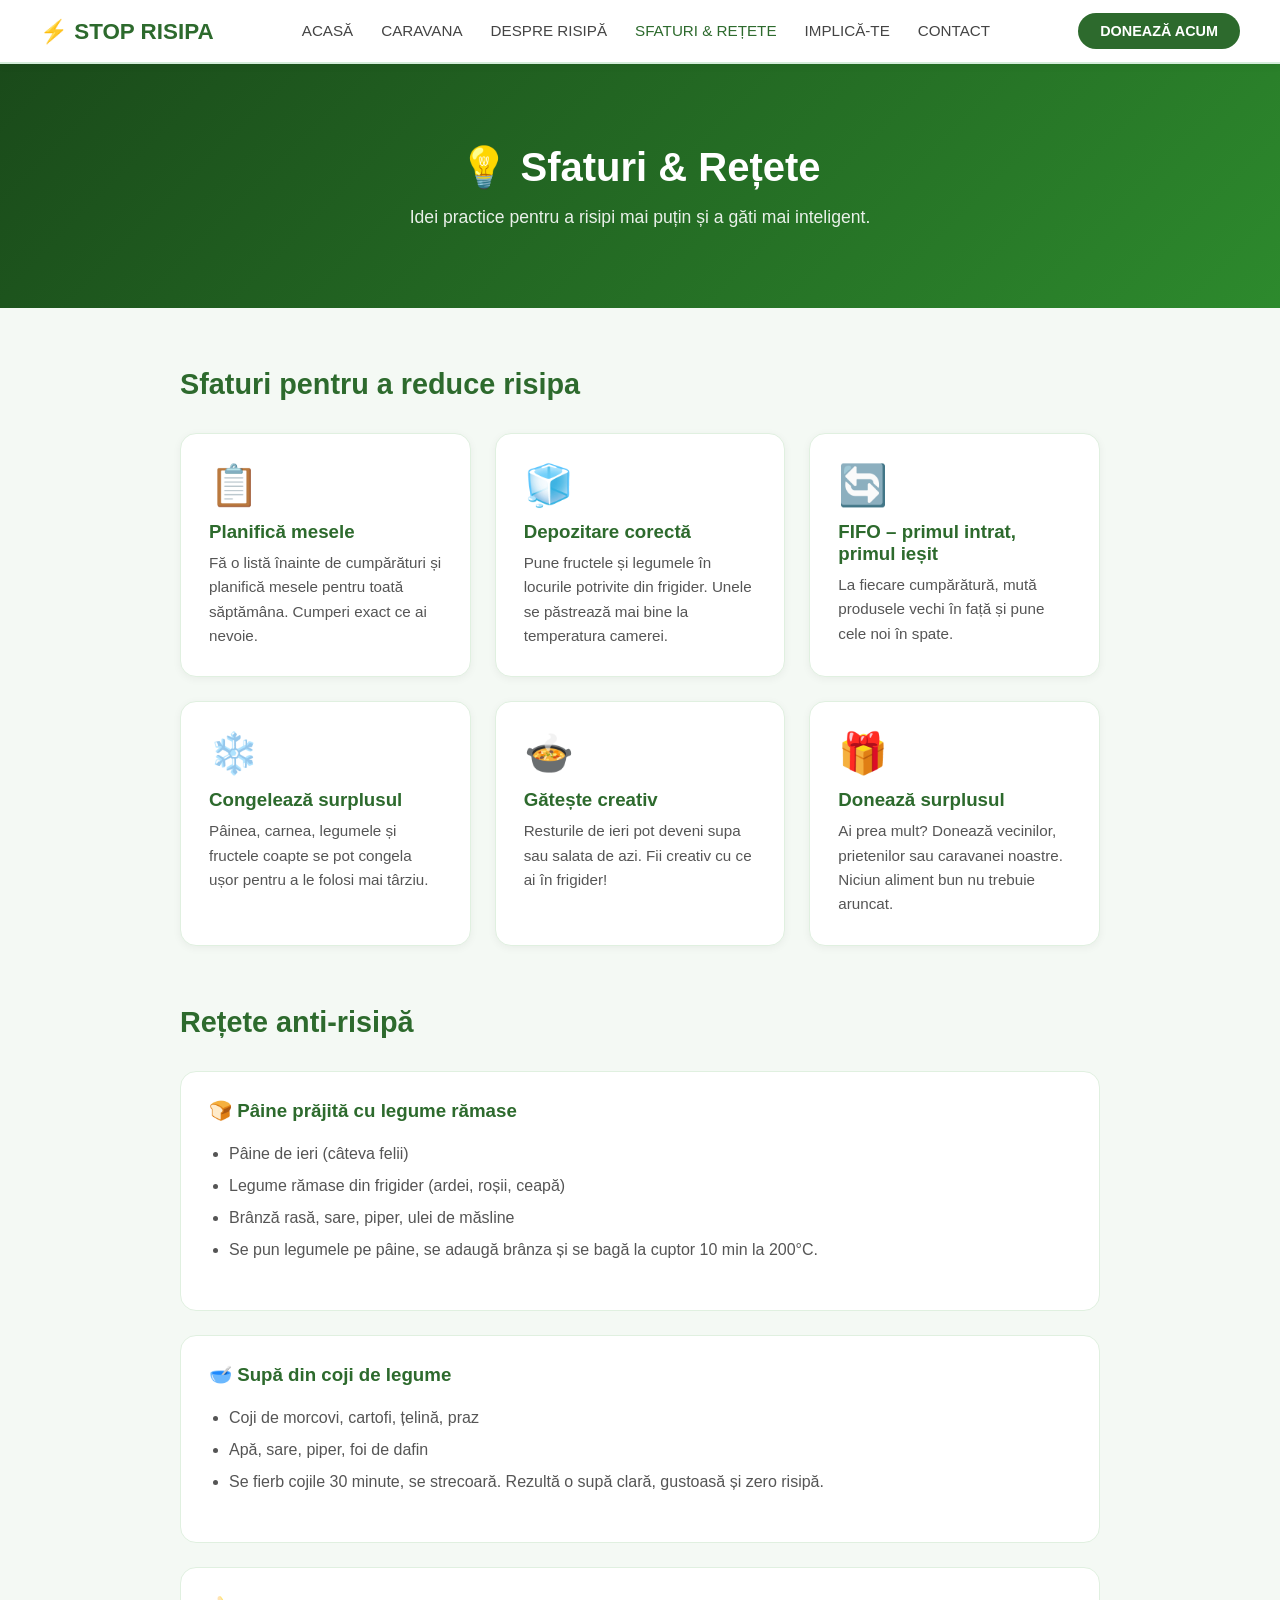
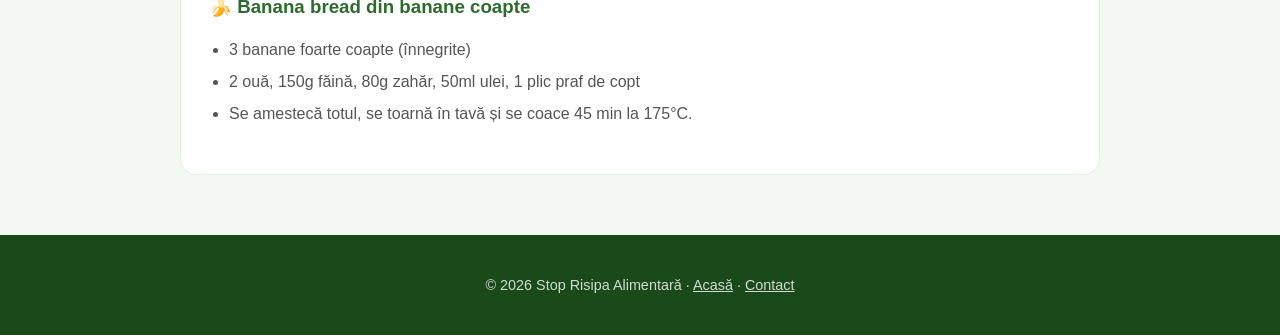
<file: sfaturi.html>
<!DOCTYPE html>
<html lang="ro">
<head>
  <meta charset="UTF-8">
  <meta name="viewport" content="width=device-width, initial-scale=1.0">
  <title>Sfaturi & Rețete - Stop Risipa</title>
  <link href="https://fonts.googleapis.com/css2?family=Poppins:wght@400;600;700;800&display=swap" rel="stylesheet">
  <style>
    *, *::before, *::after { box-sizing: border-box; }
    html, body { margin: 0; padding: 0; font-family: 'Segoe UI', Arial, sans-serif; background: #f4f9f4; color: #1a1a1a; }
    .navbar { width:100%; background:#fff; border-bottom:2px solid #d4edda; padding:0 40px; display:flex; align-items:center; justify-content:space-between; height:64px; position:sticky; top:0; z-index:100; box-shadow:0 2px 8px rgba(0,0,0,0.06); }
    .logo { font-size:1.4rem; font-weight:800; color:#2d6a2d; text-decoration:none; }
    .nav-links { list-style:none; display:flex; gap:28px; margin:0; padding:0; }
    .nav-links a { text-decoration:none; color:#444; font-size:0.95rem; font-weight:500; }
    .nav-links a:hover, .nav-links a.active { color:#2d6a2d; }
    .btn-donate { background:#2d6a2d; color:#fff; padding:10px 22px; border-radius:25px; text-decoration:none; font-weight:700; font-size:0.9rem; }
    .page-hero { background:linear-gradient(135deg,#1a4a1a,#2d8a2d); color:#fff; padding:80px 40px; text-align:center; }
    .page-hero h1 { font-size:2.5rem; font-weight:900; margin:0 0 16px; }
    .page-hero p { font-size:1.1rem; opacity:0.9; max-width:600px; margin:0 auto; }
    .tips-section { max-width:1000px; margin:60px auto; padding:0 40px; }
    .tips-section h2 { color:#2d6a2d; font-size:1.8rem; margin-bottom:32px; }
    .tips-grid { display:grid; grid-template-columns:repeat(auto-fit,minmax(280px,1fr)); gap:24px; margin-bottom:60px; }
    .tip-card { background:#fff; border-radius:16px; padding:28px; border:1px solid #e0f0e0; box-shadow:0 2px 8px rgba(0,0,0,0.05); }
    .tip-icon { font-size:2.5rem; margin-bottom:12px; }
    .tip-card h3 { color:#2d6a2d; margin:0 0 8px; }
    .tip-card p { color:#555; line-height:1.6; font-size:0.95rem; margin:0; }
    .recipe-card { background:#fff; border-radius:16px; padding:28px; border:1px solid #e0f0e0; margin-bottom:24px; }
    .recipe-card h3 { color:#2d6a2d; margin:0 0 12px; }
    .recipe-card ul { padding-left:20px; color:#555; line-height:2; }
    .footer { background:#1a4a1a; color:rgba(255,255,255,0.8); text-align:center; padding:28px 40px; font-size:0.9rem; }
    .footer a { color:inherit; }
  </style>
</head>
<body>
  <nav class="navbar">
    <a href="acasa.html" class="logo">⚡ STOP RISIPA</a>
    <ul class="nav-links">
      <li><a href="acasa.html">ACASĂ</a></li>
      <li><a href="index.html">CARAVANA</a></li>
      <li><a href="despre.html">DESPRE RISIPĂ</a></li>
      <li><a href="sfaturi.html" class="active">SFATURI &amp; REȚETE</a></li>
      <li><a href="implica-te.html">IMPLICĂ-TE</a></li>
      <li><a href="contact.html">CONTACT</a></li>
    </ul>
    <a href="contact.html" class="btn-donate">DONEAZĂ ACUM</a>
  </nav>

  <section class="page-hero">
    <h1>💡 Sfaturi &amp; Rețete</h1>
    <p>Idei practice pentru a risipi mai puțin și a găti mai inteligent.</p>
  </section>

  <div class="tips-section">
    <h2>Sfaturi pentru a reduce risipa</h2>
    <div class="tips-grid">
      <div class="tip-card"><div class="tip-icon">📋</div><h3>Planifică mesele</h3><p>Fă o listă înainte de cumpărături și planifică mesele pentru toată săptămâna. Cumperi exact ce ai nevoie.</p></div>
      <div class="tip-card"><div class="tip-icon">🧊</div><h3>Depozitare corectă</h3><p>Pune fructele și legumele în locurile potrivite din frigider. Unele se păstrează mai bine la temperatura camerei.</p></div>
      <div class="tip-card"><div class="tip-icon">🔄</div><h3>FIFO – primul intrat, primul ieșit</h3><p>La fiecare cumpărătură, mută produsele vechi în față și pune cele noi în spate.</p></div>
      <div class="tip-card"><div class="tip-icon">❄️</div><h3>Congelează surplusul</h3><p>Pâinea, carnea, legumele și fructele coapte se pot congela ușor pentru a le folosi mai târziu.</p></div>
      <div class="tip-card"><div class="tip-icon">🍲</div><h3>Gătește creativ</h3><p>Resturile de ieri pot deveni supa sau salata de azi. Fii creativ cu ce ai în frigider!</p></div>
      <div class="tip-card"><div class="tip-icon">🎁</div><h3>Donează surplusul</h3><p>Ai prea mult? Donează vecinilor, prietenilor sau caravanei noastre. Niciun aliment bun nu trebuie aruncat.</p></div>
    </div>

    <h2>Rețete anti-risipă</h2>
    <div class="recipe-card">
      <h3>🍞 Pâine prăjită cu legume rămase</h3>
      <ul><li>Pâine de ieri (câteva felii)</li><li>Legume rămase din frigider (ardei, roșii, ceapă)</li><li>Brânză rasă, sare, piper, ulei de măsline</li><li>Se pun legumele pe pâine, se adaugă brânza și se bagă la cuptor 10 min la 200°C.</li></ul>
    </div>
    <div class="recipe-card">
      <h3>🥣 Supă din coji de legume</h3>
      <ul><li>Coji de morcovi, cartofi, țelină, praz</li><li>Apă, sare, piper, foi de dafin</li><li>Se fierb cojile 30 minute, se strecoară. Rezultă o supă clară, gustoasă și zero risipă.</li></ul>
    </div>
    <div class="recipe-card">
      <h3>🍌 Banana bread din banane coapte</h3>
      <ul><li>3 banane foarte coapte (înnegrite)</li><li>2 ouă, 150g făină, 80g zahăr, 50ml ulei, 1 plic praf de copt</li><li>Se amestecă totul, se toarnă în tavă și se coace 45 min la 175°C.</li></ul>
    </div>
  </div>

  <footer class="footer">
    <p>© 2026 Stop Risipa Alimentară · <a href="acasa.html">Acasă</a> · <a href="contact.html">Contact</a></p>
  </footer>
</body>
</html>
</file>
<file: style.css>
* { margin: 0; padding: 0; box-sizing: border-box; }
body { font-family: 'Poppins', sans-serif; color: rgb(9,45,9); background: #f4f9f0; }

.navbar { background: #1a5c1a; padding: 0 2rem; position: sticky; top: 0; z-index: 100; box-shadow: 0 2px 8px rgba(0,0,0,0.2); }
.nav-container { max-width: 1200px; margin: 0 auto; display: flex; align-items: center; justify-content: space-between; gap: 1rem; height: 60px; }
.logo { display: flex; flex-direction: column; align-items: center; line-height: 1; }
.logo-stop { font-size: 1.4rem; font-weight: 800; color: white; letter-spacing: 2px; }
.logo-stop .o-icon { color: #e8801a; }
.logo-sub { font-size: 0.55rem; color: #c8e8b0; letter-spacing: 2px; }
.nav-links { list-style: none; display: flex; gap: 1.5rem; align-items: center; }
.nav-links li a { color: #c8e8b0; text-decoration: none; font-size: 0.7rem; font-weight: 600; letter-spacing: 0.5px; transition: color 0.2s; text-align: center; }
.nav-links li a.active { color: white; border-bottom: 2px solid #e8801a; padding-bottom: 2px; }
.nav-links li a:hover { color: white; }
.btn-donate { background: #e8801a; color: white; padding: 0.5rem 1rem; border-radius: 20px; text-decoration: none; font-size: 0.75rem; font-weight: 700; transition: background 0.2s, transform 0.2s; white-space: nowrap; }
.btn-donate:hover { background: #c96a10; transform: scale(1.04); }

.hero-caravana { background: linear-gradient(135deg, #1a5c1a 0%, #2d8a2d 100%); padding: 3rem 2rem 2rem; text-align: center; }
.hero-caravana h1 { color: white; font-size: clamp(1.6rem, 4vw, 2.8rem); font-weight: 800; letter-spacing: 1px; text-transform: uppercase; }

.harta-section { background: #e8f4e0; padding: 2rem; text-align: center; }
.harta-section h2 { color: rgb(9,45,9); font-size: 1.2rem; font-weight: 700; letter-spacing: 1px; margin-bottom: 1.5rem; text-transform: uppercase; }
.harta-wrapper { max-width: 900px; margin: 0 auto; }

.harta-container {
  position: relative;
  display: block;
  width: 100%;
  background: #d6ecc0;
  border-radius: 16px;
  overflow: visible;
  box-shadow: 0 4px 24px rgba(9,45,9,0.13);
  margin-bottom: 1.5rem;
  line-height: 0;
}

.romania-img {
  width: 100%;
  height: auto;
  display: block;
  border-radius: 16px;
}

.route-overlay {
  position: absolute;
  top: 0; left: 0;
  width: 100%; height: 100%;
  pointer-events: none;
  border-radius: 16px;
  z-index: 1;
}

/* === CITY PINS === */
.city-pin {
  position: absolute;
  transform: translate(-50%, -100%);
  display: flex;
  flex-direction: column;
  align-items: center;
  cursor: pointer;
  z-index: 10;
  padding-bottom: 4px;
}

.caravan-wrap {
  width: 58px;
  filter: drop-shadow(0 3px 8px rgba(0,0,0,0.28));
  transition: transform 0.2s cubic-bezier(.34,1.56,.64,1);
  line-height: 1;
}

.city-pin:hover .caravan-wrap {
  transform: scale(1.25) translateY(-5px);
}

.caravan-wrap.grayscale {
  filter: grayscale(0.85) drop-shadow(0 2px 5px rgba(0,0,0,0.18));
  opacity: 0.65;
}

.caravan-wrap.orange-tint {
  filter: drop-shadow(0 3px 8px rgba(232,128,26,0.35)) brightness(0.92) saturate(1.2);
  opacity: 0.82;
}

.pin-label {
  font-size: 0.68rem;
  font-weight: 700;
  color: rgb(9,45,9);
  background: rgba(255,255,255,0.92);
  padding: 1px 8px;
  border-radius: 10px;
  margin-top: 4px;
  white-space: nowrap;
  box-shadow: 0 1px 4px rgba(0,0,0,0.15);
  line-height: 1.5;
}

.live-label { color: #1a5c1a; font-weight: 800; }

.live-badge {
  background: #1a7a1a;
  color: white;
  font-size: 0.58rem;
  font-weight: 800;
  padding: 2px 8px;
  border-radius: 10px;
  letter-spacing: 1px;
  margin-bottom: 3px;
  animation: blink 1.4s infinite;
}

@keyframes blink {
  0%, 100% { opacity: 1; }
  50% { opacity: 0.35; }
}

.live-pin .caravan-wrap::after {
  content: '';
  position: absolute;
  top: 50%; left: 50%;
  width: 64px; height: 64px;
  border-radius: 50%;
  background: rgba(26,122,26,0.18);
  transform: translate(-50%,-50%);
  animation: ripple 2s infinite;
  z-index: -1;
}

@keyframes ripple {
  0%   { transform: translate(-50%,-50%) scale(0.7); opacity: 0.8; }
  100% { transform: translate(-50%,-50%) scale(2.2); opacity: 0; }
}

/* === TOOLTIP - pure CSS hover === */
.pin-tooltip {
  visibility: hidden;
  opacity: 0;
  position: absolute;
  bottom: calc(100% + 8px);
  left: 50%;
  transform: translateX(-50%) translateY(6px);
  transition: opacity 0.18s, transform 0.18s;
  background: white;
  border: 2px solid #2d7d2d;
  border-radius: 12px;
  padding: 11px 14px;
  min-width: 195px;
  max-width: 220px;
  box-shadow: 0 8px 24px rgba(9,45,9,0.18);
  z-index: 999;
  font-family: 'Poppins', sans-serif;
  text-align: left;
  pointer-events: none;
  white-space: normal;
  line-height: 1.4;
}

.pin-tooltip::after {
  content: '';
  position: absolute;
  top: 100%;
  left: 50%;
  transform: translateX(-50%);
  border: 7px solid transparent;
  border-top-color: #2d7d2d;
}

.city-pin:hover .pin-tooltip {
  visibility: visible;
  opacity: 1;
  transform: translateX(-50%) translateY(0);
}

/* Tooltip variants */
.pin-tooltip.tooltip-left {
  left: auto;
  right: calc(100% + 12px);
  bottom: 0;
  transform: translateY(0);
}
.pin-tooltip.tooltip-left::after { display: none; }
.city-pin:hover .pin-tooltip.tooltip-left { transform: translateY(0); }

.pin-tooltip.tooltip-up {
  bottom: calc(100% + 8px);
  left: 50%;
  transform: translateX(-50%) translateY(6px);
}
.city-pin:hover .pin-tooltip.tooltip-up {
  transform: translateX(-50%) translateY(0);
}

.tt-status { font-size: 0.68rem; font-weight: 700; letter-spacing: 0.5px; margin-bottom: 4px; }
.past-color { color: #777; }
.live-color { color: #1a7a1a; }
.future-color { color: #e8801a; }
.tt-city { font-size: 0.98rem; font-weight: 800; color: rgb(9,45,9); margin-bottom: 5px; }
.tt-row { font-size: 0.78rem; color: #3a5a3a; margin-bottom: 3px; }
.tt-desc { font-size: 0.73rem; color: #5a7a5a; margin-top: 6px; border-top: 1px solid #d0e8c0; padding-top: 5px; }

/* === TIMELINE === */
.timeline { display: flex; align-items: flex-start; justify-content: center; position: relative; padding: 1rem 0; }
.timeline-line { position: absolute; top: 22px; left: 5%; right: 5%; height: 3px; background: #b0d090; z-index: 0; }
.stop { display: flex; flex-direction: column; align-items: center; flex: 1; position: relative; z-index: 1; gap: 0.3rem; }
.stop-dot { width: 18px; height: 18px; border-radius: 50%; background: #b0c8a0; border: 3px solid white; box-shadow: 0 0 0 2px #b0c8a0; }
.stop-dot.active { background: #2d7d2d; box-shadow: 0 0 0 3px #2d7d2d, 0 0 10px rgba(45,125,45,0.4); width: 22px; height: 22px; }
.stop-dot.next { background: #e8801a; box-shadow: 0 0 0 2px #e8801a; }
.stop-name { font-size: 0.68rem; font-weight: 700; color: rgb(9,45,9); text-transform: uppercase; text-align: center; }
.stop-status { font-size: 0.6rem; color: #5a8a5a; }
.stop.current .stop-name { color: #2d7d2d; font-weight: 800; }

/* === REGULAMENT === */
.regulament { background: white; padding: 3rem 2rem; text-align: center; }
.regulament h2 { color: rgb(9,45,9); font-size: 1.4rem; font-weight: 800; letter-spacing: 1px; text-transform: uppercase; margin-bottom: 2rem; }
.regulament-grid { max-width: 800px; margin: 0 auto; display: flex; gap: 2rem; align-items: flex-start; justify-content: center; }
.reg-col { flex: 1; background: #f4f9f0; border-radius: 12px; padding: 1.5rem; }
.reg-col h3 { font-size: 0.85rem; font-weight: 700; color: rgb(9,45,9); letter-spacing: 1px; text-transform: uppercase; margin-bottom: 1rem; border-bottom: 2px solid #2d7d2d; padding-bottom: 0.5rem; }
.reg-col.rejected h3 { border-bottom-color: #c0392b; }
.food-icons { display: flex; flex-direction: column; gap: 0.6rem; }
.food-item { background: white; border-radius: 8px; padding: 0.5rem 1rem; font-size: 0.85rem; color: rgb(9,45,9); text-align: left; box-shadow: 0 1px 4px rgba(9,45,9,0.08); border-left: 3px solid #2d7d2d; }
.food-item.rejected-item { border-left-color: #c0392b; color: #7a2020; }
.reg-divider { width: 2px; background: #d0e8c0; align-self: stretch; border-radius: 2px; }

.footer { background: #1a5c1a; color: #c8e8b0; text-align: center; padding: 1.2rem; font-size: 0.8rem; letter-spacing: 0.5px; }
</file>
